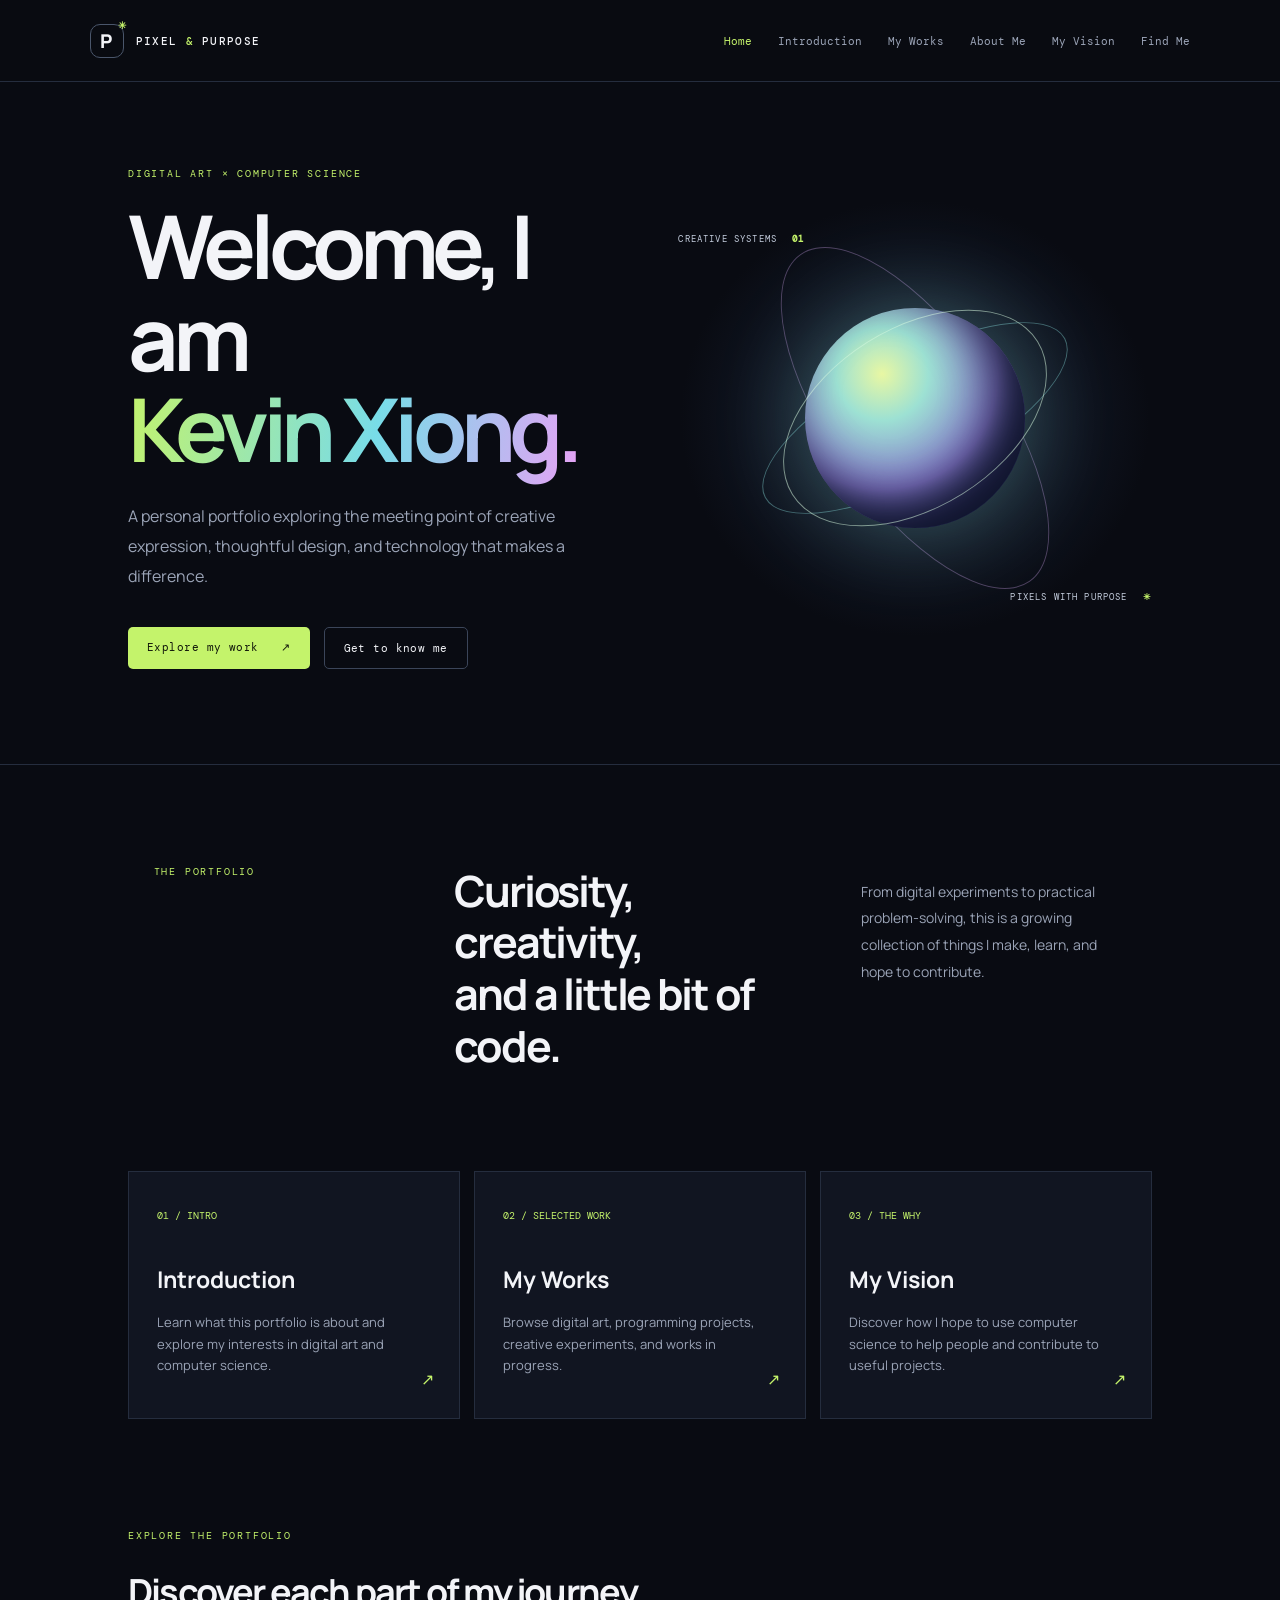
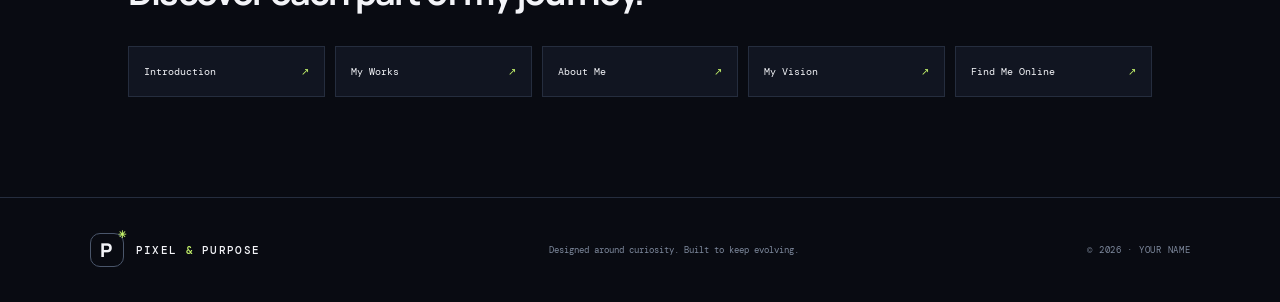
<file: index.html>
<!doctype html>
<html lang="en">
<head>
  <meta charset="utf-8"><meta name="viewport" content="width=device-width, initial-scale=1">
  <meta name="description" content="A space where code becomes a canvas.">
  <title>Home — Pixel & Purpose</title>
  <link rel="preconnect" href="https://fonts.googleapis.com">
  <link rel="preconnect" href="https://fonts.gstatic.com" crossorigin>
  <link href="https://fonts.googleapis.com/css2?family=DM+Mono:wght@400;500&family=Manrope:wght@400;500;600;700;800&display=swap" rel="stylesheet">
  <link rel="stylesheet" href="style.css">
</head>
<body>
<header class="site-header"><a class="brand" href="index.html"><span class="brand-mark">P<span>✳</span></span><span>PIXEL <em>&</em> PURPOSE</span></a>
<button class="menu-toggle" aria-label="Toggle navigation" aria-expanded="false">☰</button>
<nav class="main-nav"><a href="index.html" class="active">Home</a><a href="introduction.html" class="">Introduction</a><a href="works.html" class="">My Works</a><a href="about.html" class="">About Me</a><a href="vision.html" class="">My Vision</a><a href="connect.html" class="">Find Me</a></nav></header>
<main>
<section class="hero">
  <div class="hero-copy">
    <p class="eyebrow">DIGITAL ART × COMPUTER SCIENCE</p>
    <h1>Welcome, I am<br><span class="gradient-text">Kevin Xiong.</span></h1>
    <p class="lead">A personal portfolio exploring the meeting point of creative expression, thoughtful design, and technology that makes a difference.</p>
    <div class="actions"><a class="button primary" href="works.html">Explore my work <span>↗</span></a><a class="button ghost" href="about.html">Get to know me</a></div>
  </div>
  <div class="hero-art" role="img" aria-label="Abstract generative digital artwork representing the connection between creative design and computer science">
    <div class="orbit orbit-one"></div><div class="orbit orbit-two"></div><div class="orb"></div>
    <div class="art-label label-top">CREATIVE SYSTEMS <b>01</b></div><div class="art-label label-bottom">PIXELS WITH PURPOSE <b>✳</b></div>
  </div>
</section>
<section class="section intro-strip"><p class="eyebrow">THE PORTFOLIO</p><h2>Curiosity, creativity,<br>and a little bit of code.</h2><p>From digital experiments to practical problem-solving, this is a growing collection of things I make, learn, and hope to contribute.</p></section>
<section class="feature-grid">
  <a class="feature-card" href="introduction.html"><span class="card-index">01 / INTRO</span><h3>Introduction</h3><p>Learn what this portfolio is about and explore my interests in digital art and computer science.</p><span class="arrow">↗</span></a>
  <a class="feature-card" href="works.html"><span class="card-index">02 / SELECTED WORK</span><h3>My Works</h3><p>Browse digital art, programming projects, creative experiments, and works in progress.</p><span class="arrow">↗</span></a>
  <a class="feature-card" href="vision.html"><span class="card-index">03 / THE WHY</span><h3>My Vision</h3><p>Discover how I hope to use computer science to help people and contribute to useful projects.</p><span class="arrow">↗</span></a>
</section>

<section class="page-directory">
  <p class="eyebrow">EXPLORE THE PORTFOLIO</p>
  <h2>Discover each part of my journey.</h2>
  <div class="directory-links">
    <a href="introduction.html">Introduction <span>↗</span></a>
    <a href="works.html">My Works <span>↗</span></a>
    <a href="about.html">About Me <span>↗</span></a>
    <a href="vision.html">My Vision <span>↗</span></a>
    <a href="connect.html">Find Me Online <span>↗</span></a>
  </div>
</section>

</main>
<footer class="site-footer"><a class="brand" href="index.html"><span class="brand-mark">P<span>✳</span></span><span>PIXEL <em>&</em> PURPOSE</span></a><p>Designed around curiosity. Built to keep evolving.</p><span class="copyright">© <span id="year"></span> · YOUR NAME</span></footer>
<script src="script.js"></script>
</body></html>
</file>
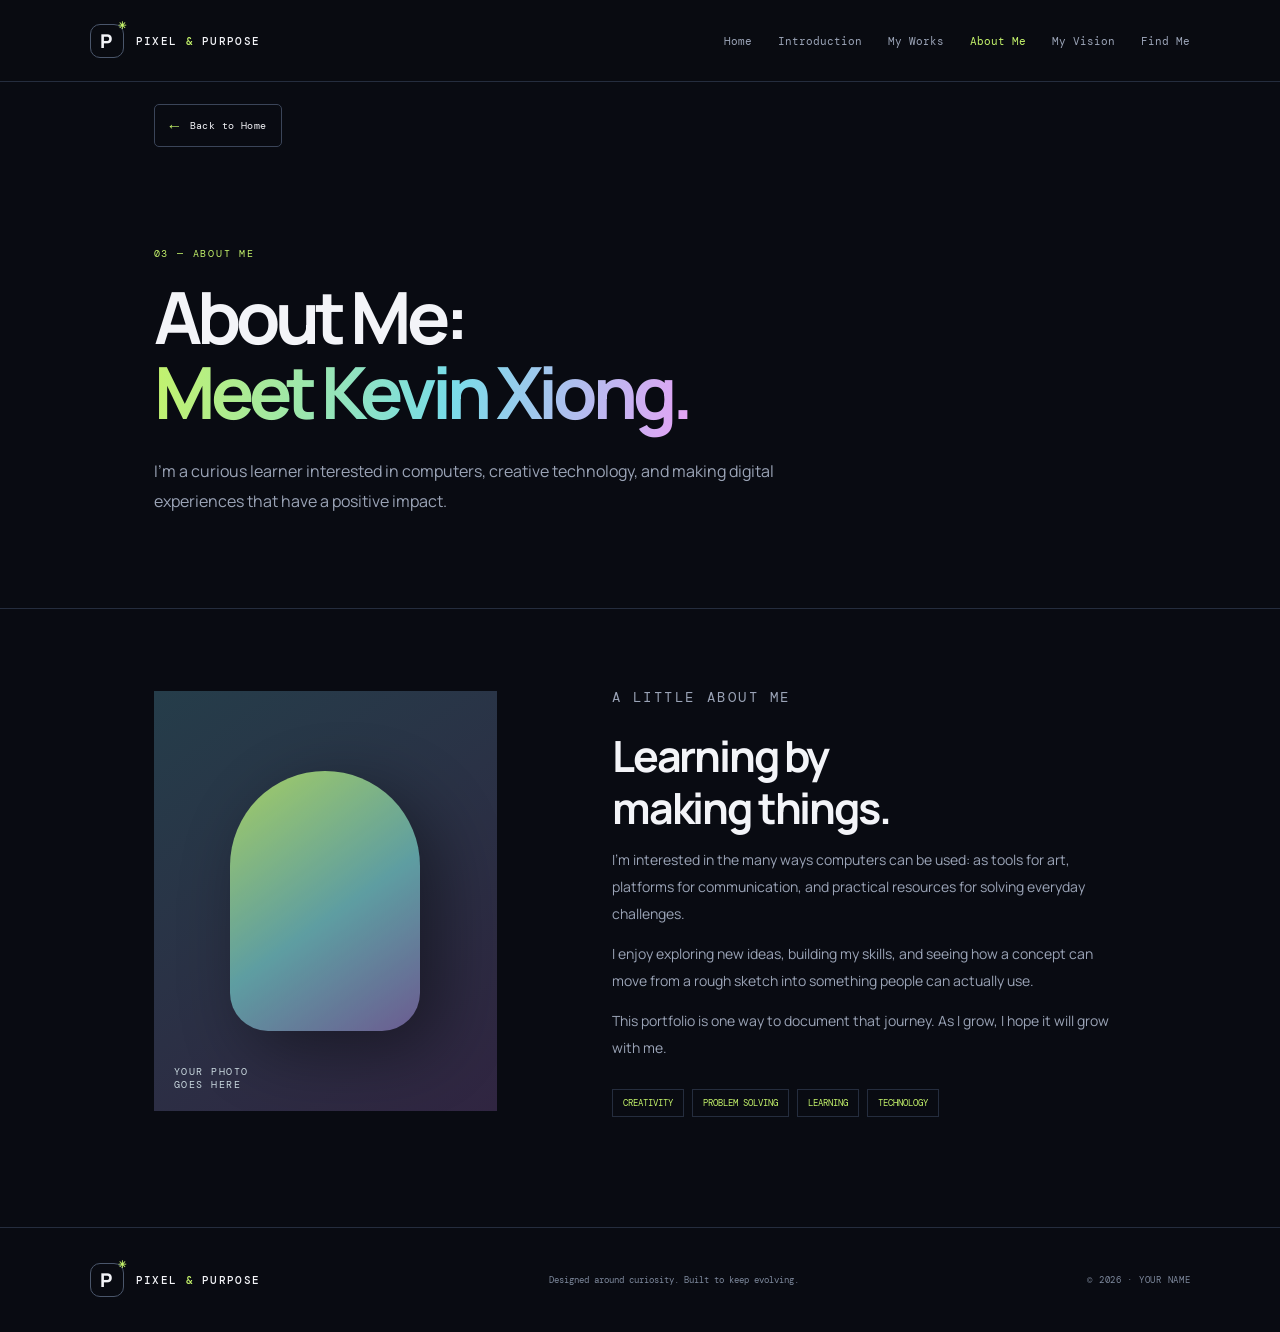
<file: about.html>
<!doctype html>
<html lang="en">
<head>
  <meta charset="utf-8"><meta name="viewport" content="width=device-width, initial-scale=1">
  <meta name="description" content="A little about the person behind the pixels.">
  <title>About Me — Pixel & Purpose</title>
  <link rel="preconnect" href="https://fonts.googleapis.com">
  <link rel="preconnect" href="https://fonts.gstatic.com" crossorigin>
  <link href="https://fonts.googleapis.com/css2?family=DM+Mono:wght@400;500&family=Manrope:wght@400;500;600;700;800&display=swap" rel="stylesheet">
  <link rel="stylesheet" href="style.css">
</head>
<body>
<header class="site-header"><a class="brand" href="index.html"><span class="brand-mark">P<span>✳</span></span><span>PIXEL <em>&</em> PURPOSE</span></a>
<button class="menu-toggle" aria-label="Toggle navigation" aria-expanded="false">☰</button>
<nav class="main-nav"><a href="index.html" class="">Home</a><a href="introduction.html" class="">Introduction</a><a href="works.html" class="">My Works</a><a href="about.html" class="active">About Me</a><a href="vision.html" class="">My Vision</a><a href="connect.html" class="">Find Me</a></nav></header>
<main>
<div class="home-return-wrap"><a class="home-return" href="index.html"><span aria-hidden="true">←</span> Back to Home</a></div>
<section class="page-hero"><p class="eyebrow">03 — ABOUT ME</p><h1>About Me:<br><span class="gradient-text">Meet Kevin Xiong.</span></h1><p class="lead narrow">I'm a curious learner interested in computers, creative technology, and making digital experiences that have a positive impact.</p></section>
<section class="about-layout"><div class="portrait-placeholder" role="img" aria-label="Placeholder for Kevin Xiong’s profile photograph"><div class="portrait-shape"></div><span>YOUR PHOTO<br>GOES HERE</span></div><div class="prose"><p class="eyebrow">A LITTLE ABOUT ME</p><h2>Learning by<br>making things.</h2><p>I'm interested in the many ways computers can be used: as tools for art, platforms for communication, and practical resources for solving everyday challenges.</p><p>I enjoy exploring new ideas, building my skills, and seeing how a concept can move from a rough sketch into something people can actually use.</p><p>This portfolio is one way to document that journey. As I grow, I hope it will grow with me.</p><div class="tag-row"><span>CREATIVITY</span><span>PROBLEM SOLVING</span><span>LEARNING</span><span>TECHNOLOGY</span></div></div></section>
</main>
<footer class="site-footer"><a class="brand" href="index.html"><span class="brand-mark">P<span>✳</span></span><span>PIXEL <em>&</em> PURPOSE</span></a><p>Designed around curiosity. Built to keep evolving.</p><span class="copyright">© <span id="year"></span> · YOUR NAME</span></footer>
<script src="script.js"></script>
</body></html>
</file>
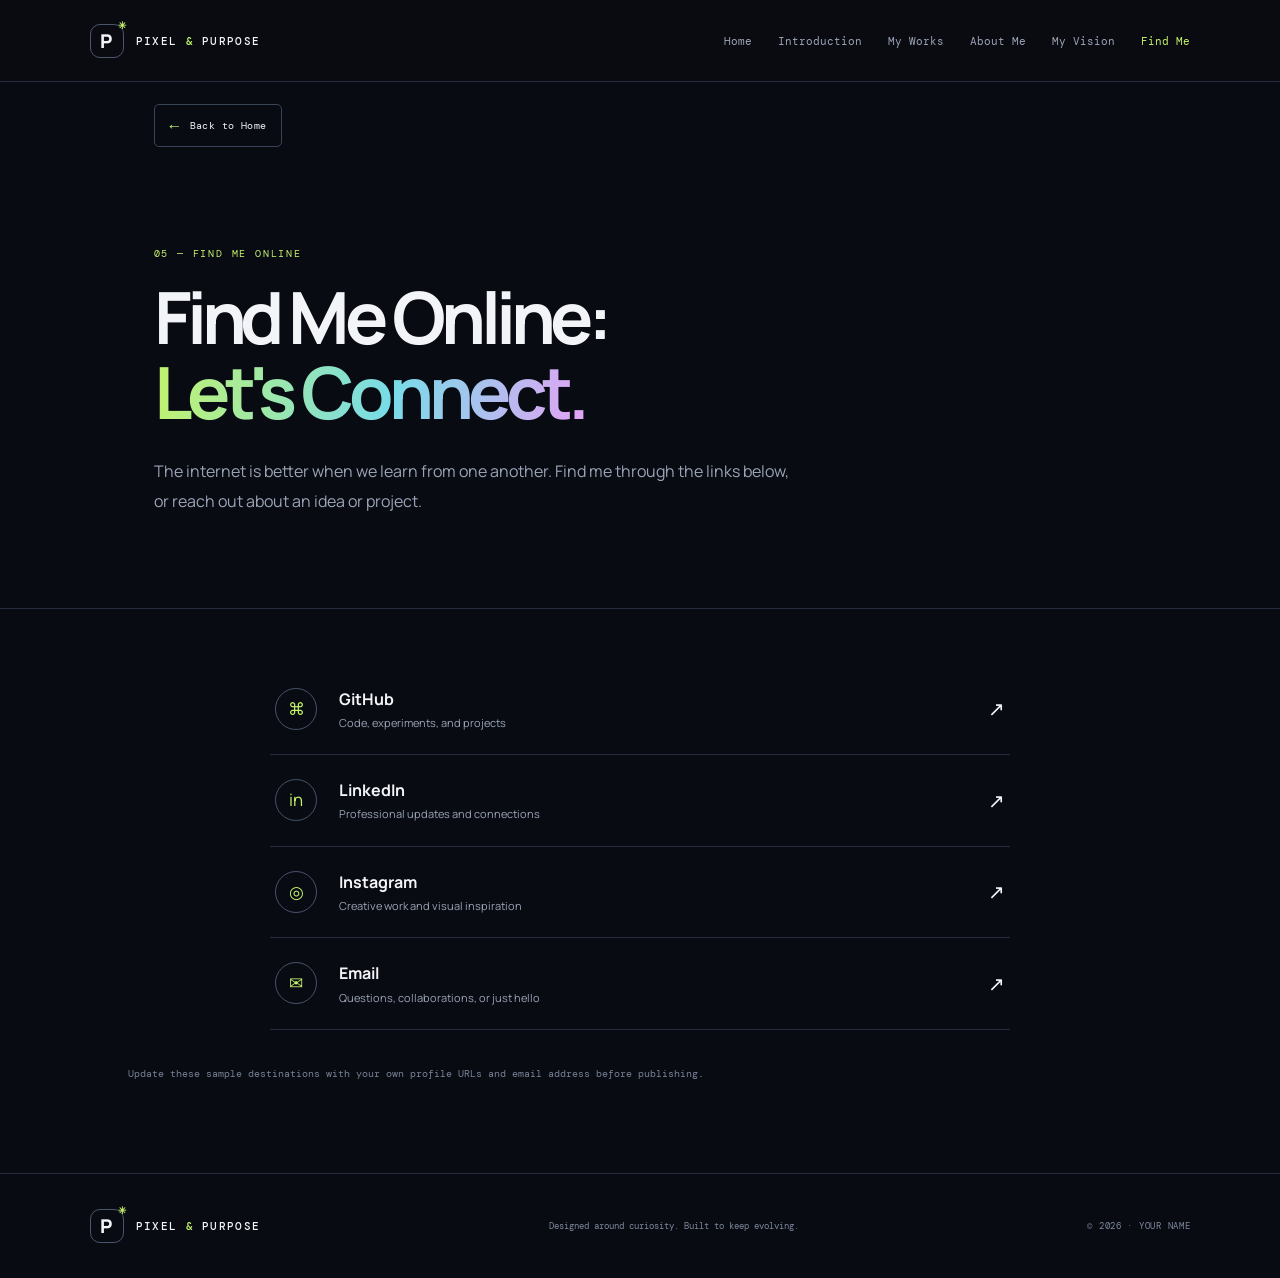
<file: connect.html>
<!doctype html>
<html lang="en">
<head>
  <meta charset="utf-8"><meta name="viewport" content="width=device-width, initial-scale=1">
  <meta name="description" content="Connect, follow along, or say hello.">
  <title>Find Me Online — Pixel & Purpose</title>
  <link rel="preconnect" href="https://fonts.googleapis.com">
  <link rel="preconnect" href="https://fonts.gstatic.com" crossorigin>
  <link href="https://fonts.googleapis.com/css2?family=DM+Mono:wght@400;500&family=Manrope:wght@400;500;600;700;800&display=swap" rel="stylesheet">
  <link rel="stylesheet" href="style.css">
</head>
<body>
<header class="site-header"><a class="brand" href="index.html"><span class="brand-mark">P<span>✳</span></span><span>PIXEL <em>&</em> PURPOSE</span></a>
<button class="menu-toggle" aria-label="Toggle navigation" aria-expanded="false">☰</button>
<nav class="main-nav"><a href="index.html" class="">Home</a><a href="introduction.html" class="">Introduction</a><a href="works.html" class="">My Works</a><a href="about.html" class="">About Me</a><a href="vision.html" class="">My Vision</a><a href="connect.html" class="active">Find Me</a></nav></header>
<main>
<div class="home-return-wrap"><a class="home-return" href="index.html"><span aria-hidden="true">←</span> Back to Home</a></div>
<section class="page-hero"><p class="eyebrow">05 — FIND ME ONLINE</p><h1>Find Me Online:<br><span class="gradient-text">Let's Connect.</span></h1><p class="lead narrow">The internet is better when we learn from one another. Find me through the links below, or reach out about an idea or project.</p></section>
<section class="connect-list">
  <a href="https://github.com/" target="_blank" rel="noreferrer"><span class="connect-icon">⌘</span><span><b>GitHub</b><small>Code, experiments, and projects</small></span><span class="connect-arrow">↗</span></a>
  <a href="https://www.linkedin.com/" target="_blank" rel="noreferrer"><span class="connect-icon">in</span><span><b>LinkedIn</b><small>Professional updates and connections</small></span><span class="connect-arrow">↗</span></a>
  <a href="https://www.instagram.com/" target="_blank" rel="noreferrer"><span class="connect-icon">◎</span><span><b>Instagram</b><small>Creative work and visual inspiration</small></span><span class="connect-arrow">↗</span></a>
  <a href="mailto:hello@example.com"><span class="connect-icon">✉</span><span><b>Email</b><small>Questions, collaborations, or just hello</small></span><span class="connect-arrow">↗</span></a>
</section>
<p class="small-note">Update these sample destinations with your own profile URLs and email address before publishing.</p>
</main>
<footer class="site-footer"><a class="brand" href="index.html"><span class="brand-mark">P<span>✳</span></span><span>PIXEL <em>&</em> PURPOSE</span></a><p>Designed around curiosity. Built to keep evolving.</p><span class="copyright">© <span id="year"></span> · YOUR NAME</span></footer>
<script src="script.js"></script>
</body></html>
</file>
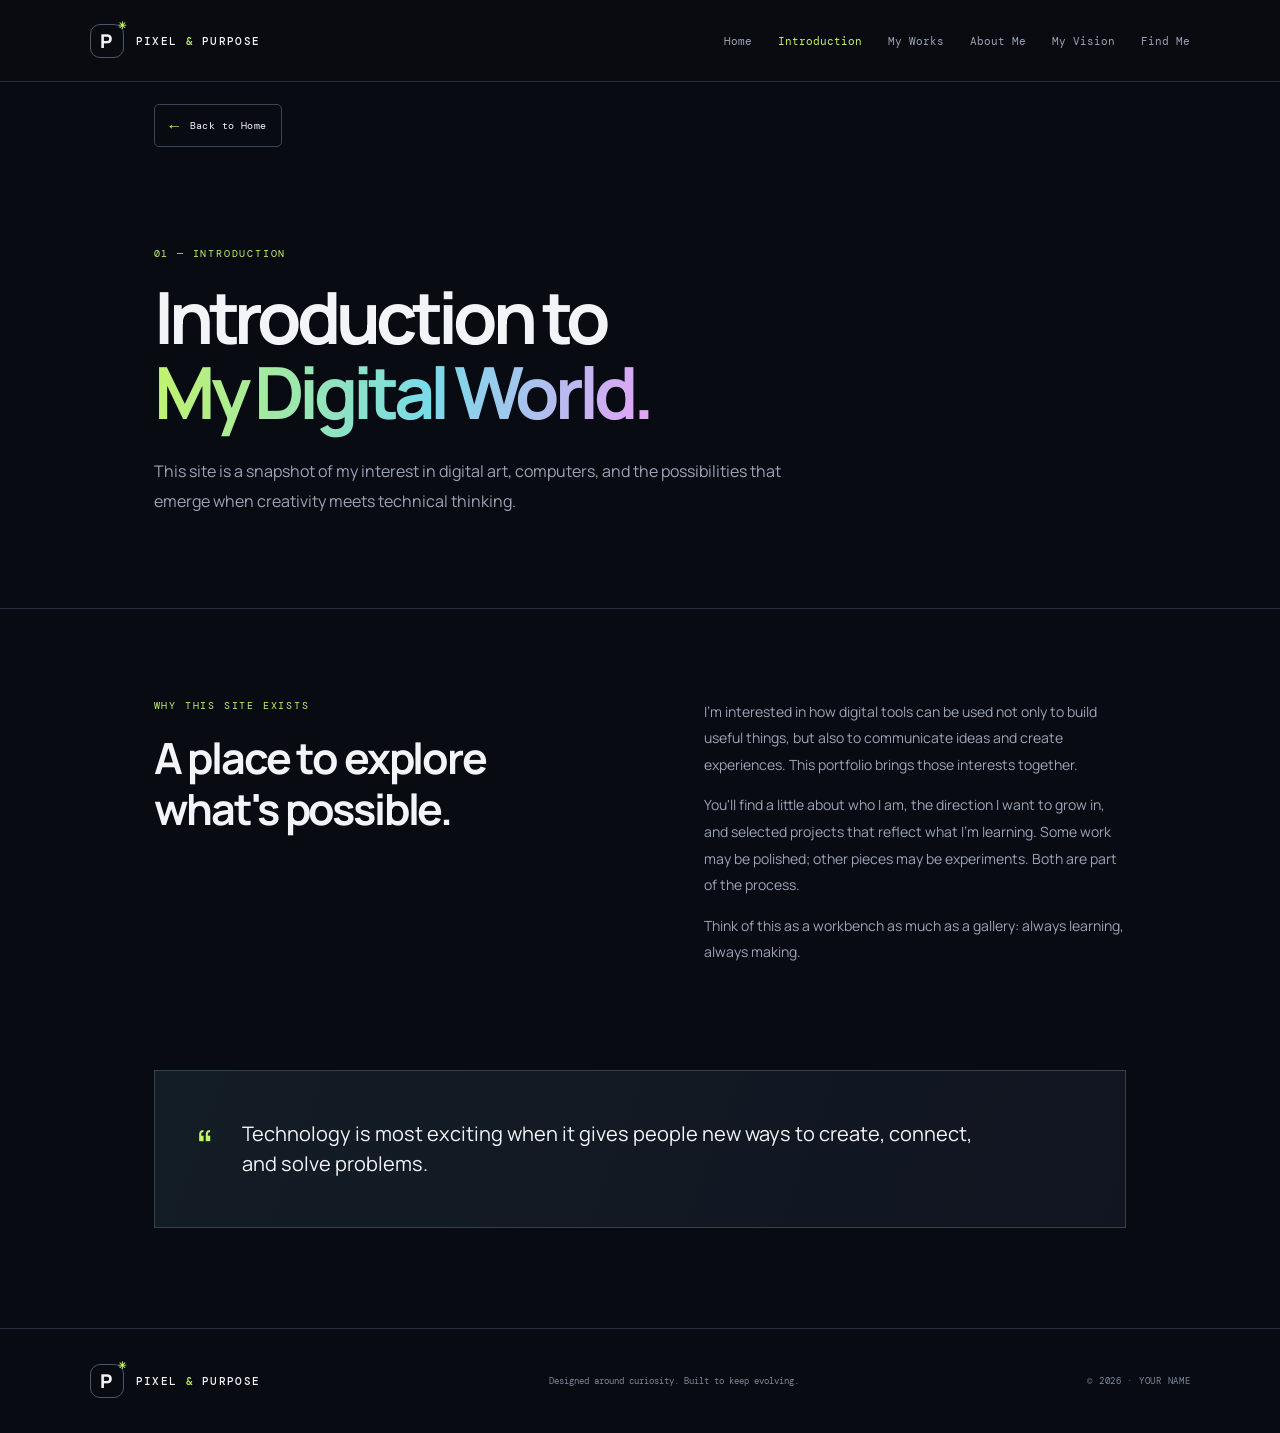
<file: introduction.html>
<!doctype html>
<html lang="en">
<head>
  <meta charset="utf-8"><meta name="viewport" content="width=device-width, initial-scale=1">
  <meta name="description" content="Welcome to my digital space.">
  <title>Introduction — Pixel & Purpose</title>
  <link rel="preconnect" href="https://fonts.googleapis.com">
  <link rel="preconnect" href="https://fonts.gstatic.com" crossorigin>
  <link href="https://fonts.googleapis.com/css2?family=DM+Mono:wght@400;500&family=Manrope:wght@400;500;600;700;800&display=swap" rel="stylesheet">
  <link rel="stylesheet" href="style.css">
</head>
<body>
<header class="site-header"><a class="brand" href="index.html"><span class="brand-mark">P<span>✳</span></span><span>PIXEL <em>&</em> PURPOSE</span></a>
<button class="menu-toggle" aria-label="Toggle navigation" aria-expanded="false">☰</button>
<nav class="main-nav"><a href="index.html" class="">Home</a><a href="introduction.html" class="active">Introduction</a><a href="works.html" class="">My Works</a><a href="about.html" class="">About Me</a><a href="vision.html" class="">My Vision</a><a href="connect.html" class="">Find Me</a></nav></header>
<main>
<div class="home-return-wrap"><a class="home-return" href="index.html"><span aria-hidden="true">←</span> Back to Home</a></div>
<section class="page-hero"><p class="eyebrow">01 — INTRODUCTION</p><h1>Introduction to<br><span class="gradient-text">My Digital World.</span></h1><p class="lead narrow">This site is a snapshot of my interest in digital art, computers, and the possibilities that emerge when creativity meets technical thinking.</p></section>
<section class="split-section"><div><p class="eyebrow">WHY THIS SITE EXISTS</p><h2>A place to explore<br>what's possible.</h2></div><div class="prose"><p>I’m interested in how digital tools can be used not only to build useful things, but also to communicate ideas and create experiences. This portfolio brings those interests together.</p><p>You'll find a little about who I am, the direction I want to grow in, and selected projects that reflect what I'm learning. Some work may be polished; other pieces may be experiments. Both are part of the process.</p><p class="muted">Think of this as a workbench as much as a gallery: always learning, always making.</p></div></section>
<div class="quote-panel"><span>“</span><p>Technology is most exciting when it gives people new ways to create, connect, and solve problems.</p></div>
</main>
<footer class="site-footer"><a class="brand" href="index.html"><span class="brand-mark">P<span>✳</span></span><span>PIXEL <em>&</em> PURPOSE</span></a><p>Designed around curiosity. Built to keep evolving.</p><span class="copyright">© <span id="year"></span> · YOUR NAME</span></footer>
<script src="script.js"></script>
</body></html>
</file>
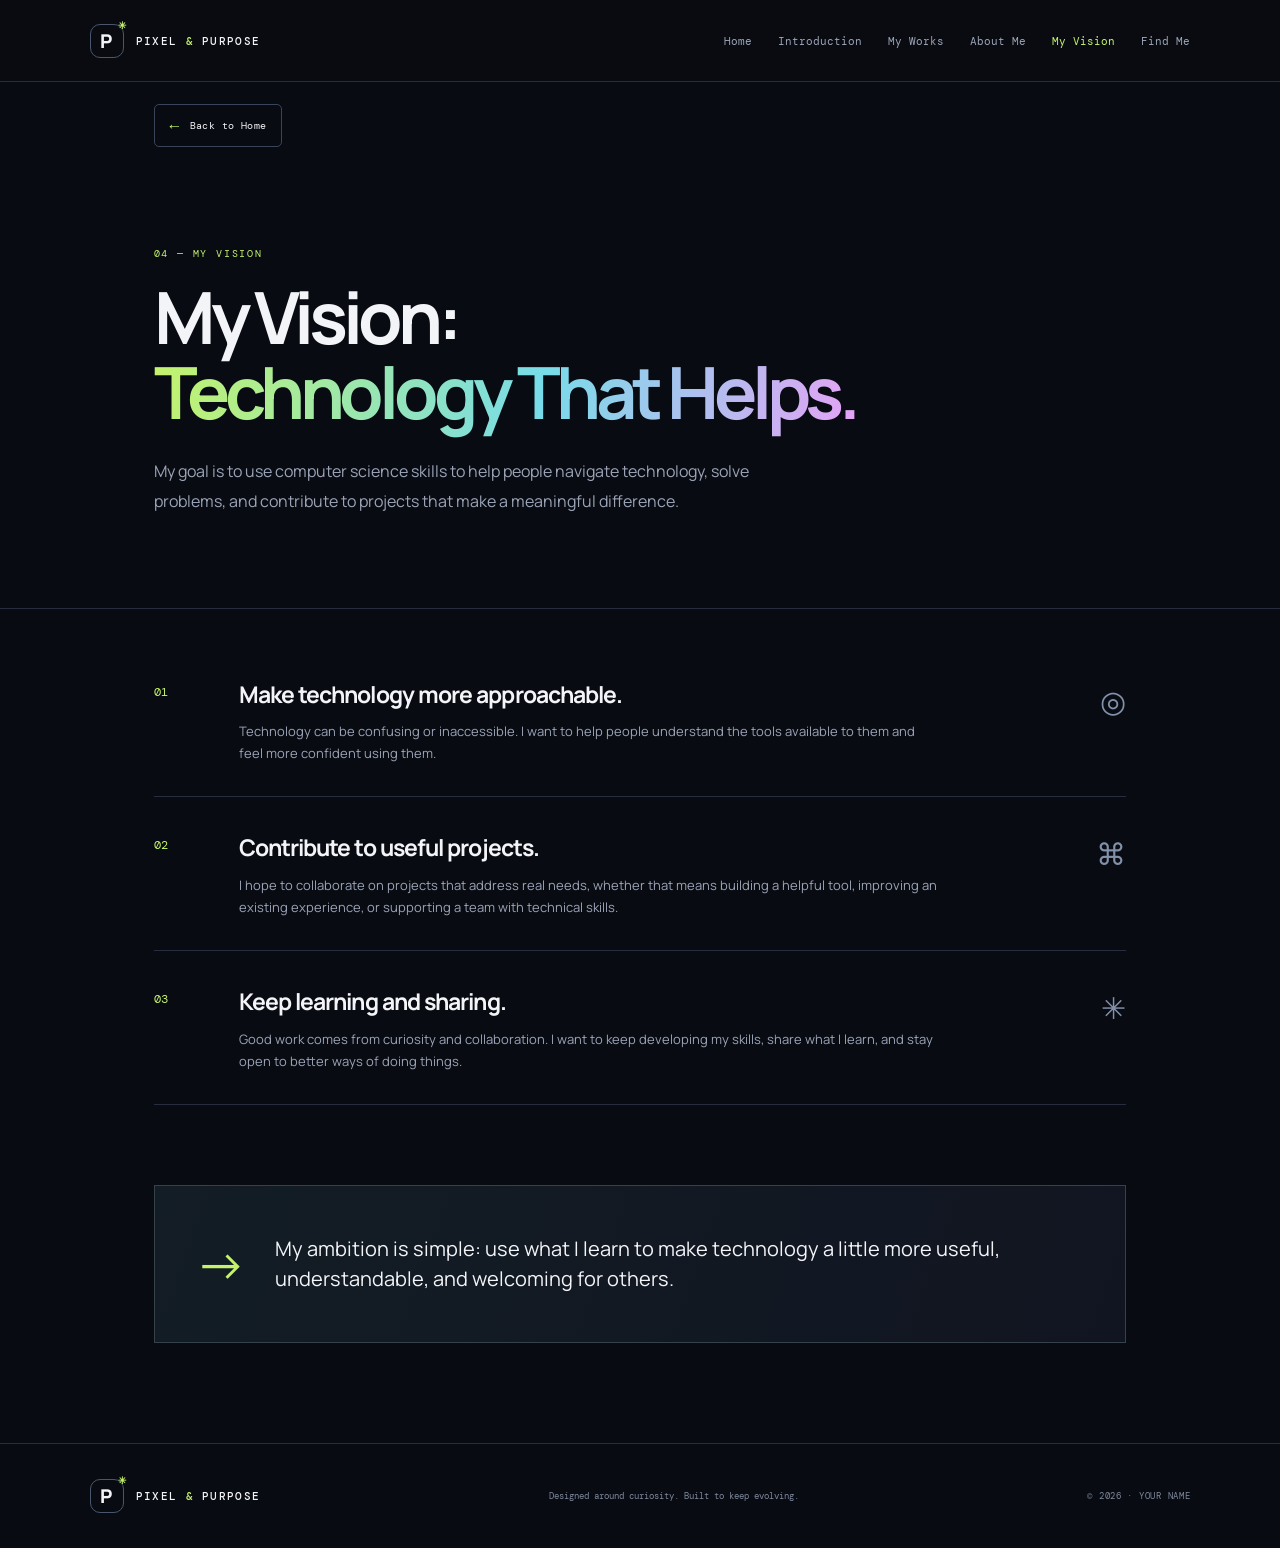
<file: vision.html>
<!doctype html>
<html lang="en">
<head>
  <meta charset="utf-8"><meta name="viewport" content="width=device-width, initial-scale=1">
  <meta name="description" content="Using technology to make a positive difference.">
  <title>My Vision — Pixel & Purpose</title>
  <link rel="preconnect" href="https://fonts.googleapis.com">
  <link rel="preconnect" href="https://fonts.gstatic.com" crossorigin>
  <link href="https://fonts.googleapis.com/css2?family=DM+Mono:wght@400;500&family=Manrope:wght@400;500;600;700;800&display=swap" rel="stylesheet">
  <link rel="stylesheet" href="style.css">
</head>
<body>
<header class="site-header"><a class="brand" href="index.html"><span class="brand-mark">P<span>✳</span></span><span>PIXEL <em>&</em> PURPOSE</span></a>
<button class="menu-toggle" aria-label="Toggle navigation" aria-expanded="false">☰</button>
<nav class="main-nav"><a href="index.html" class="">Home</a><a href="introduction.html" class="">Introduction</a><a href="works.html" class="">My Works</a><a href="about.html" class="">About Me</a><a href="vision.html" class="active">My Vision</a><a href="connect.html" class="">Find Me</a></nav></header>
<main>
<div class="home-return-wrap"><a class="home-return" href="index.html"><span aria-hidden="true">←</span> Back to Home</a></div>
<section class="page-hero"><p class="eyebrow">04 — MY VISION</p><h1>My Vision:<br><span class="gradient-text">Technology That Helps.</span></h1><p class="lead narrow">My goal is to use computer science skills to help people navigate technology, solve problems, and contribute to projects that make a meaningful difference.</p></section>
<section class="vision-list">
  <article><span class="vision-num">01</span><div><h2>Make technology more approachable.</h2><p>Technology can be confusing or inaccessible. I want to help people understand the tools available to them and feel more confident using them.</p></div><span class="vision-symbol">◎</span></article>
  <article><span class="vision-num">02</span><div><h2>Contribute to useful projects.</h2><p>I hope to collaborate on projects that address real needs, whether that means building a helpful tool, improving an existing experience, or supporting a team with technical skills.</p></div><span class="vision-symbol">⌘</span></article>
  <article><span class="vision-num">03</span><div><h2>Keep learning and sharing.</h2><p>Good work comes from curiosity and collaboration. I want to keep developing my skills, share what I learn, and stay open to better ways of doing things.</p></div><span class="vision-symbol">✳</span></article>
</section>
<div class="quote-panel"><span>→</span><p>My ambition is simple: use what I learn to make technology a little more useful, understandable, and welcoming for others.</p></div>
</main>
<footer class="site-footer"><a class="brand" href="index.html"><span class="brand-mark">P<span>✳</span></span><span>PIXEL <em>&</em> PURPOSE</span></a><p>Designed around curiosity. Built to keep evolving.</p><span class="copyright">© <span id="year"></span> · YOUR NAME</span></footer>
<script src="script.js"></script>
</body></html>
</file>
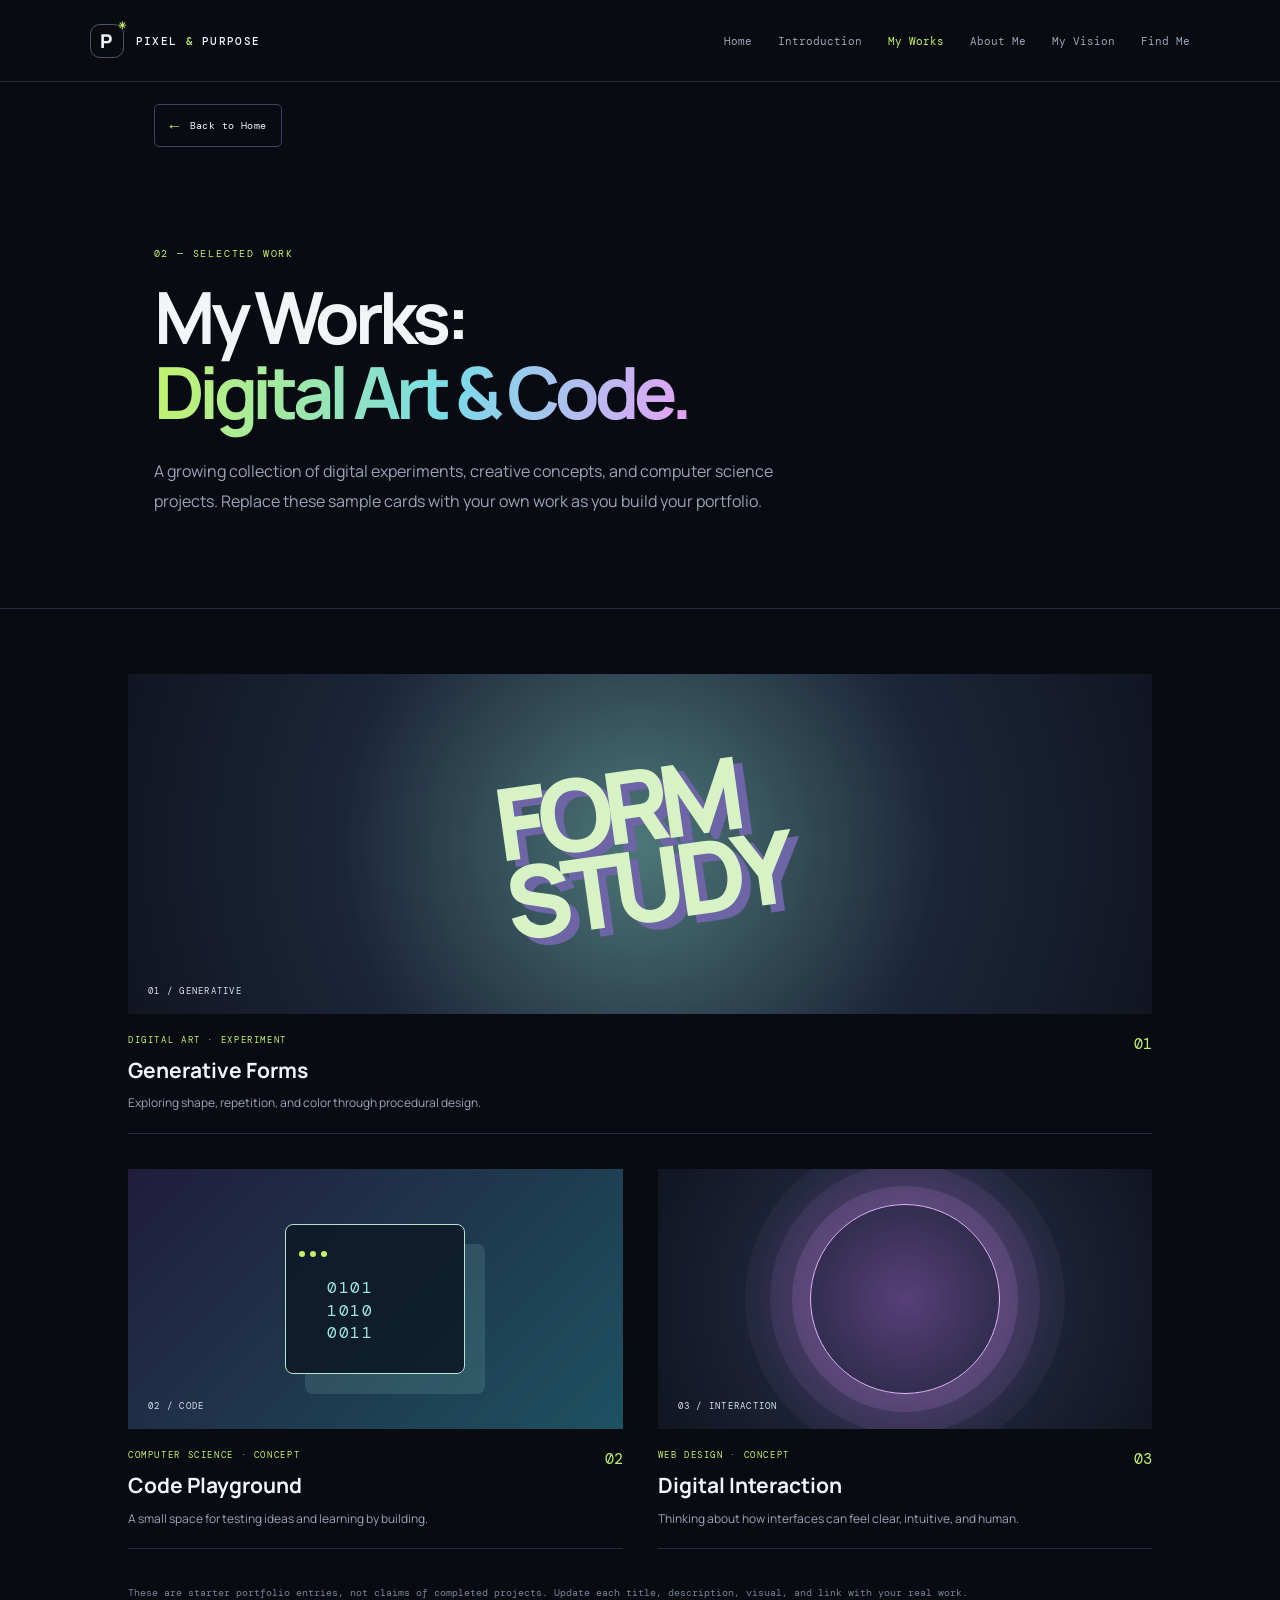
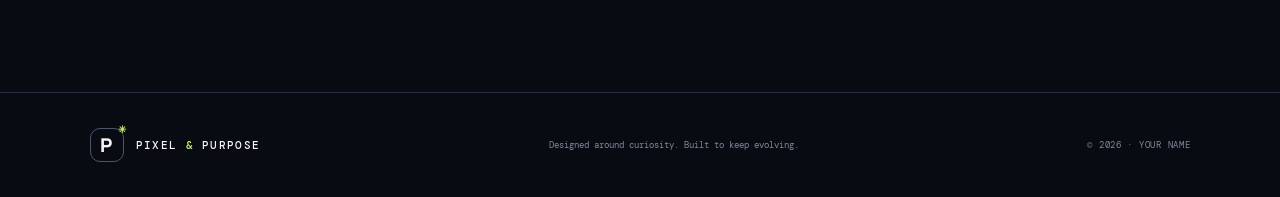
<file: works.html>
<!doctype html>
<html lang="en">
<head>
  <meta charset="utf-8"><meta name="viewport" content="width=device-width, initial-scale=1">
  <meta name="description" content="A collection of experiments and projects.">
  <title>My Works — Pixel & Purpose</title>
  <link rel="preconnect" href="https://fonts.googleapis.com">
  <link rel="preconnect" href="https://fonts.gstatic.com" crossorigin>
  <link href="https://fonts.googleapis.com/css2?family=DM+Mono:wght@400;500&family=Manrope:wght@400;500;600;700;800&display=swap" rel="stylesheet">
  <link rel="stylesheet" href="style.css">
</head>
<body>
<header class="site-header"><a class="brand" href="index.html"><span class="brand-mark">P<span>✳</span></span><span>PIXEL <em>&</em> PURPOSE</span></a>
<button class="menu-toggle" aria-label="Toggle navigation" aria-expanded="false">☰</button>
<nav class="main-nav"><a href="index.html" class="">Home</a><a href="introduction.html" class="">Introduction</a><a href="works.html" class="active">My Works</a><a href="about.html" class="">About Me</a><a href="vision.html" class="">My Vision</a><a href="connect.html" class="">Find Me</a></nav></header>
<main>
<div class="home-return-wrap"><a class="home-return" href="index.html"><span aria-hidden="true">←</span> Back to Home</a></div>
<section class="page-hero"><p class="eyebrow">02 — SELECTED WORK</p><h1>My Works:<br><span class="gradient-text">Digital Art & Code.</span></h1><p class="lead narrow">A growing collection of digital experiments, creative concepts, and computer science projects. Replace these sample cards with your own work as you build your portfolio.</p></section>
<section class="work-grid">
  <article class="work-card work-large"><div class="work-visual visual-one" role="img" aria-label="Abstract generative digital artwork with layered geometric forms"><span class="visual-word">FORM<br>STUDY</span><span class="visual-note">01 / GENERATIVE</span></div><div class="work-meta"><div><p class="eyebrow">DIGITAL ART · EXPERIMENT</p><h3>Generative Forms</h3><p>Exploring shape, repetition, and color through procedural design.</p></div><span class="work-number">01</span></div></article>
  <article class="work-card"><div class="work-visual visual-two" role="img" aria-label="Stylized computer code editor showing binary digits"><div class="window-ui"><i></i><i></i><i></i><b>0101<br>1010<br>0011</b></div><span class="visual-note">02 / CODE</span></div><div class="work-meta"><div><p class="eyebrow">COMPUTER SCIENCE · CONCEPT</p><h3>Code Playground</h3><p>A small space for testing ideas and learning by building.</p></div><span class="work-number">02</span></div></article>
  <article class="work-card"><div class="work-visual visual-three" role="img" aria-label="Abstract concentric rings representing interactive digital design"><div class="rings"></div><span class="visual-note">03 / INTERACTION</span></div><div class="work-meta"><div><p class="eyebrow">WEB DESIGN · CONCEPT</p><h3>Digital Interaction</h3><p>Thinking about how interfaces can feel clear, intuitive, and human.</p></div><span class="work-number">03</span></div></article>
</section>
<p class="small-note">These are starter portfolio entries, not claims of completed projects. Update each title, description, visual, and link with your real work.</p>
</main>
<footer class="site-footer"><a class="brand" href="index.html"><span class="brand-mark">P<span>✳</span></span><span>PIXEL <em>&</em> PURPOSE</span></a><p>Designed around curiosity. Built to keep evolving.</p><span class="copyright">© <span id="year"></span> · YOUR NAME</span></footer>
<script src="script.js"></script>
</body></html>
</file>
<file: style.css>
:root{--bg:#090b12;--panel:#111521;--panel2:#151b2a;--text:#f3f4f8;--muted:#9ba4b7;--line:#252d3e;--lime:#c4f36b;--cyan:#78dce8;--pink:#e6a2f5;--mono:"DM Mono",monospace;--sans:"Manrope",sans-serif}
*{box-sizing:border-box}html{scroll-behavior:smooth}body{margin:0;background:var(--bg);color:var(--text);font-family:var(--sans);line-height:1.65}a{color:inherit;text-decoration:none}.site-header{height:82px;padding:0 7vw;display:flex;align-items:center;justify-content:space-between;border-bottom:1px solid var(--line);position:relative;z-index:5;background:rgba(9,11,18,.92)}.brand{display:flex;align-items:center;gap:12px;font:500 11px var(--mono);letter-spacing:.12em}.brand em{color:var(--lime);font-style:normal}.brand-mark{width:34px;height:34px;border:1px solid #4a566b;border-radius:10px;display:grid;place-items:center;font:800 19px var(--sans);position:relative}.brand-mark span{color:var(--lime);font-size:10px;position:absolute;right:-5px;top:-7px}.main-nav{display:flex;gap:26px}.main-nav a{font:11px var(--mono);color:var(--muted);transition:.2s}.main-nav a:hover,.main-nav a.active{color:var(--lime)}.menu-toggle{display:none;background:none;border:0;color:var(--text);font-size:24px}.hero{min-height:640px;padding:85px 10vw 95px;display:grid;grid-template-columns:1fr 1fr;align-items:center;gap:6vw;overflow:hidden}.eyebrow{font:10px var(--mono);letter-spacing:.18em;color:var(--lime);margin:0 0 20px}.hero h1,.page-hero h1{font-size:clamp(48px,7vw,88px);line-height:1.04;letter-spacing:-.07em;margin:0 0 26px;font-weight:700}.gradient-text{background:linear-gradient(100deg,var(--lime),var(--cyan) 55%,var(--pink));-webkit-background-clip:text;background-clip:text;color:transparent}.lead{font-size:16px;color:var(--muted);max-width:530px;line-height:1.9}.actions{display:flex;gap:14px;margin-top:35px;flex-wrap:wrap}.button{padding:13px 19px;border-radius:5px;font:11px var(--mono);letter-spacing:.04em}.button span{margin-left:15px}.primary{background:var(--lime);color:#10150a}.ghost{border:1px solid #3b4559;color:var(--text)}.hero-art{height:440px;position:relative;display:grid;place-items:center;background:radial-gradient(ellipse at center,#1d2b3b 0,#111725 40%,transparent 70%)}.orb{width:220px;height:220px;border-radius:50%;background:radial-gradient(circle at 35% 30%,#e8f7a3 0,#9de1d3 22%,#887bd0 55%,#292f66 78%);box-shadow:0 0 90px #8ee5dc55, inset -25px -25px 50px #11152d;position:relative;z-index:2}.orb:after{content:"";position:absolute;inset:20px -35px;border:1px solid #d7f9df88;border-radius:50%;transform:rotate(-32deg)}.orbit{position:absolute;border:1px solid #8de4e466;border-radius:50%;width:340px;height:120px;transform:rotate(-28deg)}.orbit-two{width:400px;height:170px;transform:rotate(55deg);border-color:#d6a8f455}.art-label{position:absolute;font:9px var(--mono);letter-spacing:.13em;color:#c4cddd}.art-label b{color:var(--lime);margin-left:9px}.label-top{top:35px;left:0}.label-bottom{bottom:35px;right:0}.section{padding:100px 12vw}.intro-strip{border-top:1px solid var(--line);display:grid;grid-template-columns:1fr 1.4fr 1fr;gap:35px;align-items:start}.intro-strip h2,.split-section h2,.prose h2{font-size:clamp(27px,4vw,43px);letter-spacing:-.05em;line-height:1.2;margin:0}.intro-strip>p:last-child,.prose p{color:var(--muted);font-size:14px;line-height:1.9}.feature-grid{padding:0 10vw 110px;display:grid;grid-template-columns:repeat(3,1fr);gap:14px}.feature-card{background:var(--panel);border:1px solid var(--line);padding:28px;min-height:210px;position:relative;transition:.25s}.feature-card:hover{transform:translateY(-5px);border-color:#64734c}.card-index,.work-number{font:10px var(--mono);color:var(--lime)}.feature-card h3{font-size:23px;margin:35px 0 8px}.feature-card p{color:var(--muted);font-size:13px;max-width:260px}.arrow{position:absolute;right:25px;bottom:25px;color:var(--lime)}.page-hero{padding:100px 12vw 75px;border-bottom:1px solid var(--line)}.page-hero h1{font-size:clamp(44px,6vw,72px)}.narrow{max-width:640px}.split-section{padding:90px 12vw;display:grid;grid-template-columns:1fr 1fr;gap:10vw}.prose p:first-of-type{margin-top:0}.quote-panel{margin:0 12vw 100px;padding:35px 40px;border:1px solid #35424a;background:linear-gradient(110deg,#131d25,#111521);display:flex;align-items:center;gap:28px}.quote-panel>span{font-size:52px;color:var(--lime)}.quote-panel p{font-size:20px;line-height:1.5;max-width:760px;margin:0}.work-grid{padding:65px 10vw 35px;display:grid;grid-template-columns:1fr 1fr;gap:35px}.work-large{grid-column:span 2}.work-visual{height:260px;position:relative;overflow:hidden;background:#172131;display:grid;place-items:center}.work-large .work-visual{height:340px}.visual-one{background:radial-gradient(circle at 50% 50%,#4d7778,#1c2639 55%,#111521)}.visual-word{font-size:clamp(45px,8vw,100px);line-height:.8;letter-spacing:-.1em;font-weight:800;color:#d7f3c5;text-shadow:8px 8px 0 #6d65a5;transform:rotate(-8deg)}.visual-note{position:absolute;bottom:17px;left:20px;font:9px var(--mono);letter-spacing:.14em;color:#d6e1ed}.visual-two{background:linear-gradient(135deg,#211c3b,#1d5260)}.window-ui{width:180px;height:150px;border:1px solid #b4e4d6;border-radius:8px;background:#0c1724cc;padding:13px;box-shadow:20px 20px 0 #a7e5d622}.window-ui i{display:inline-block;width:6px;height:6px;border-radius:50%;background:var(--lime);margin-right:5px}.window-ui b{display:block;color:#9ee8e2;font:16px var(--mono);line-height:1.4;margin:13px 0 0 28px;letter-spacing:.1em}.visual-three{background:radial-gradient(circle at center,#574078,#1c2236 55%,#111521)}.rings{width:190px;height:190px;border:1px solid #e8b4ff;border-radius:50%;box-shadow:0 0 0 18px #d69bff22,0 0 0 40px #d69bff14,0 0 0 65px #d69bff0d}.work-meta{padding:20px 0;display:flex;justify-content:space-between;border-bottom:1px solid var(--line)}.work-meta .eyebrow{margin-bottom:7px;font-size:9px}.work-meta h3{margin:0;font-size:21px}.work-meta p:last-child{color:var(--muted);font-size:12px;margin:6px 0 0}.work-number{font-size:15px}.small-note{margin:0 10vw 90px;color:#788398;font:10px var(--mono);line-height:1.8}.about-layout{padding:75px 12vw 110px;display:grid;grid-template-columns:.8fr 1.2fr;gap:9vw;align-items:center}.portrait-placeholder{height:420px;background:linear-gradient(145deg,#253d4a,#302541);display:grid;place-items:center;position:relative;overflow:hidden}.portrait-placeholder>span{position:absolute;bottom:20px;left:20px;font:10px var(--mono);letter-spacing:.15em;color:#c9d8df}.portrait-shape{width:190px;height:260px;border-radius:100px 100px 40px 40px;background:linear-gradient(145deg,#c4f36b,#6bb9b9 55%,#7b68a5);filter:drop-shadow(20px 20px 35px #0008);opacity:.8}.tag-row{display:flex;gap:8px;flex-wrap:wrap;margin-top:28px}.tag-row span{border:1px solid var(--line);padding:7px 10px;font:9px var(--mono);color:var(--lime)}.vision-list{padding:35px 12vw 80px}.vision-list article{display:grid;grid-template-columns:60px 1fr 50px;gap:25px;padding:32px 0;border-bottom:1px solid var(--line);align-items:start}.vision-num{font:12px var(--mono);color:var(--lime);padding-top:8px}.vision-list h2{font-size:23px;margin:0 0 8px;letter-spacing:-.04em}.vision-list p{margin:0;color:var(--muted);font-size:13px;max-width:700px}.vision-symbol{font-size:30px;color:#8290a9;text-align:right}.connect-list{max-width:800px;margin:55px auto 35px;padding:0 30px}.connect-list a{display:flex;align-items:center;gap:22px;padding:22px 5px;border-bottom:1px solid var(--line);transition:.2s}.connect-list a:hover{padding-left:15px;color:var(--lime)}.connect-icon{width:42px;height:42px;border:1px solid #465269;border-radius:50%;display:grid;place-items:center;font-size:17px;color:var(--lime)}.connect-list b{display:block;font-size:16px}.connect-list small{display:block;color:var(--muted);font-size:11px;margin-top:2px}.connect-arrow{margin-left:auto;font-size:20px}.site-footer{padding:35px 7vw;border-top:1px solid var(--line);display:flex;align-items:center;justify-content:space-between;gap:20px}.site-footer p,.copyright{font:9px var(--mono);color:#7e899d}.copyright{letter-spacing:.08em}
@media(max-width:900px){.site-header{padding:0 5vw}.main-nav{gap:13px}.main-nav a{font-size:9px}.hero{padding-left:7vw;padding-right:7vw}.intro-strip{grid-template-columns:1fr 1.5fr}.intro-strip>p:last-child{grid-column:2}.feature-grid{padding-left:7vw;padding-right:7vw}.page-hero,.split-section,.about-layout{padding-left:8vw;padding-right:8vw}.work-grid{padding-left:7vw;padding-right:7vw}}
@media(max-width:650px){.site-header{height:70px}.menu-toggle{display:block}.main-nav{display:none;position:absolute;top:69px;left:0;right:0;padding:20px 7vw 25px;background:#0d111b;border-bottom:1px solid var(--line);flex-direction:column;gap:17px}.main-nav.open{display:flex}.main-nav a{font-size:12px}.hero{grid-template-columns:1fr;padding:70px 8vw 60px;gap:20px}.hero-art{height:300px}.orb{width:160px;height:160px}.orbit{width:280px}.intro-strip{display:block;padding:70px 8vw}.intro-strip h2{margin-bottom:20px}.intro-strip>p:last-child{margin-top:20px}.feature-grid{grid-template-columns:1fr;padding:0 8vw 75px}.feature-card{min-height:170px}.page-hero{padding:75px 8vw 55px}.page-hero h1{font-size:46px}.split-section,.about-layout{grid-template-columns:1fr;padding:65px 8vw;gap:30px}.quote-panel{margin:0 8vw 70px;padding:25px;gap:15px}.quote-panel p{font-size:16px}.work-grid{grid-template-columns:1fr;padding:45px 8vw 25px;gap:25px}.work-large{grid-column:auto}.work-large .work-visual,.work-visual{height:240px}.small-note{margin:0 8vw 65px}.about-layout{padding-bottom:75px}.portrait-placeholder{height:330px}.vision-list{padding:25px 8vw 60px}.vision-list article{grid-template-columns:35px 1fr;gap:15px}.vision-symbol{display:none}.vision-list h2{font-size:19px}.connect-list{margin-top:35px;padding:0 8vw}.site-footer{padding:30px 8vw;flex-wrap:wrap}.site-footer p{order:3;width:100%;margin:0}.copyright{font-size:8px}}
.home-return-wrap{padding:22px 12vw 0}
.home-return{display:inline-flex;align-items:center;gap:10px;padding:10px 15px;border:1px solid #3b4559;border-radius:5px;color:var(--text);font:10px var(--mono);letter-spacing:.04em;transition:background .2s,border-color .2s,color .2s}
.home-return span{color:var(--lime);font-size:16px}
.home-return:hover{background:#18202d;border-color:var(--lime);color:var(--lime)}
@media(max-width:650px){.home-return-wrap{padding:18px 8vw 0}}

.page-directory{padding:0 10vw 100px}
.page-directory h2{font-size:clamp(25px,3vw,36px);letter-spacing:-.05em;margin:0 0 25px}
.directory-links{display:grid;grid-template-columns:repeat(5,1fr);gap:10px}
.directory-links a{padding:18px 15px;background:var(--panel);border:1px solid var(--line);font:10px var(--mono);color:var(--text);display:flex;justify-content:space-between;gap:8px;transition:.2s}
.directory-links a span{color:var(--lime)}
.directory-links a:hover{border-color:var(--lime);color:var(--lime)}
@media(max-width:900px){.directory-links{grid-template-columns:repeat(3,1fr)}}
@media(max-width:650px){.page-directory{padding:0 8vw 75px}.directory-links{grid-template-columns:1fr 1fr}}
</file>
